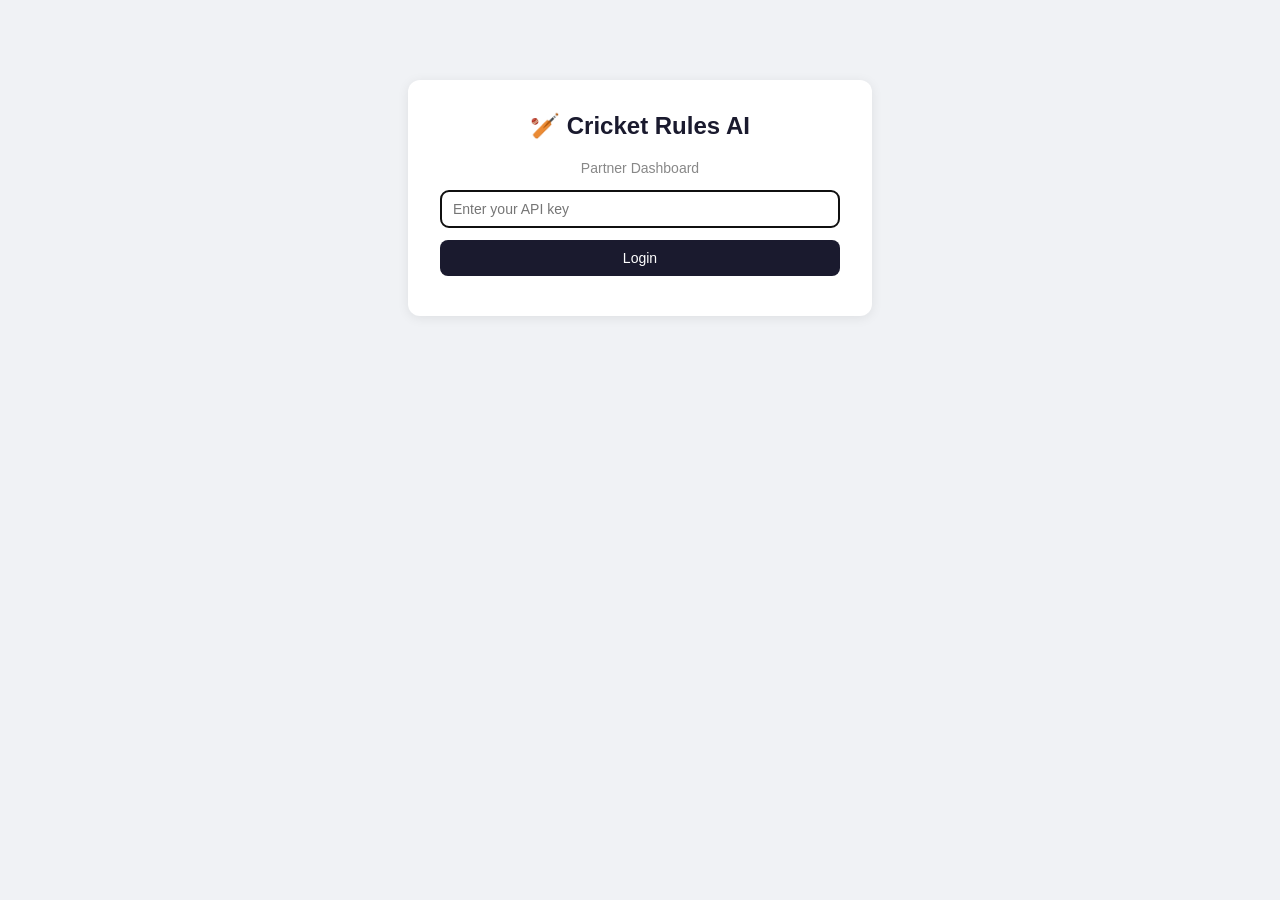
<file: frontend/admin/index.html>
<!DOCTYPE html>
<html lang="en">
<head>
  <meta charset="UTF-8" />
  <meta name="viewport" content="width=device-width, initial-scale=1.0" />
  <title>Cricket Rules AI — Partner Dashboard</title>
  <link rel="stylesheet" href="styles.css" />
</head>
<body>
  <div id="app">
    <div id="login-view">
      <div class="login-card">
        <h2>🏏 Cricket Rules AI</h2>
        <p style="color:#888;font-size:14px;">Partner Dashboard</p>
        <input type="password" id="api-key-input" placeholder="Enter your API key" autofocus />
        <button id="login-btn">Login</button>
        <div id="login-error" class="error"></div>
      </div>
    </div>

    <div id="dashboard-view" class="hidden">
      <div class="dashboard-header">
        <div>
          <h1>🏏 Cricket Rules AI</h1>
          <div class="subtitle" id="partner-name">Partner Dashboard</div>
        </div>
        <button id="logout-btn">Logout</button>
      </div>

      <div class="dashboard-container">
        <div class="stats-grid" id="stats-grid">
          <div class="stat-card"><div class="stat-value" id="stat-queries">—</div><div class="stat-label">Queries Today</div></div>
          <div class="stat-card"><div class="stat-value" id="stat-confidence">—</div><div class="stat-label">Avg Confidence</div></div>
          <div class="stat-card"><div class="stat-value" id="stat-latency">—</div><div class="stat-label">Avg Latency (ms)</div></div>
          <div class="stat-card"><div class="stat-value" id="stat-quota">—</div><div class="stat-label">Quota Remaining</div></div>
        </div>

        <div class="tabs">
          <button class="tab-btn active" data-tab="overview">Overview</button>
          <button class="tab-btn" data-tab="embeds">Embed</button>
          <button class="tab-btn" data-tab="queries">Top Queries</button>
          <button class="tab-btn" data-tab="settings">Settings</button>
        </div>

        <div class="tab-content active" id="tab-overview">
          <div class="card">
            <h3>Queries by Format</h3>
            <div class="format-chart" id="format-chart"></div>
          </div>
        </div>

        <div class="tab-content" id="tab-embeds">
          <div class="card">
            <h3>Widget Embed Code</h3>
            <p style="font-size:13px;color:#666;margin-bottom:12px;">
              Add this script tag to your website. Customize the <code>data-*</code> attributes.
            </p>
            <div class="embed-box" id="embed-code"></div>
            <button class="copy-btn" id="copy-embed-btn">Copy to Clipboard</button>
          </div>
        </div>

        <div class="tab-content" id="tab-queries">
          <div class="card">
            <h3>Most Asked Questions</h3>
            <table>
              <thead><tr><th>Question</th><th>Count</th></tr></thead>
              <tbody id="top-queries-body"></tbody>
            </table>
            <div class="empty-state" id="queries-empty">No queries recorded yet.</div>
          </div>
        </div>

        <div class="tab-content" id="tab-settings">
          <div class="card">
            <h3>Account</h3>
            <table>
              <tbody>
                <tr><td style="font-weight:600;width:140px;">Partner ID</td><td id="set-partner-id">—</td></tr>
                <tr><td style="font-weight:600;">Plan</td><td id="set-plan">—</td></tr>
                <tr><td style="font-weight:600;">Monthly Quota</td><td id="set-quota">—</td></tr>
              </tbody>
            </table>
            <p style="font-size:12px;color:#888;margin-top:12px;">
              Need changes? Contact <a href="mailto:support@cricketrules.ai" style="color:#1a1a2e;">support@cricketrules.ai</a>
            </p>
          </div>
        </div>
      </div>
    </div>
  </div>

  <script src="app.js"></script>
</body>
</html>
</file>
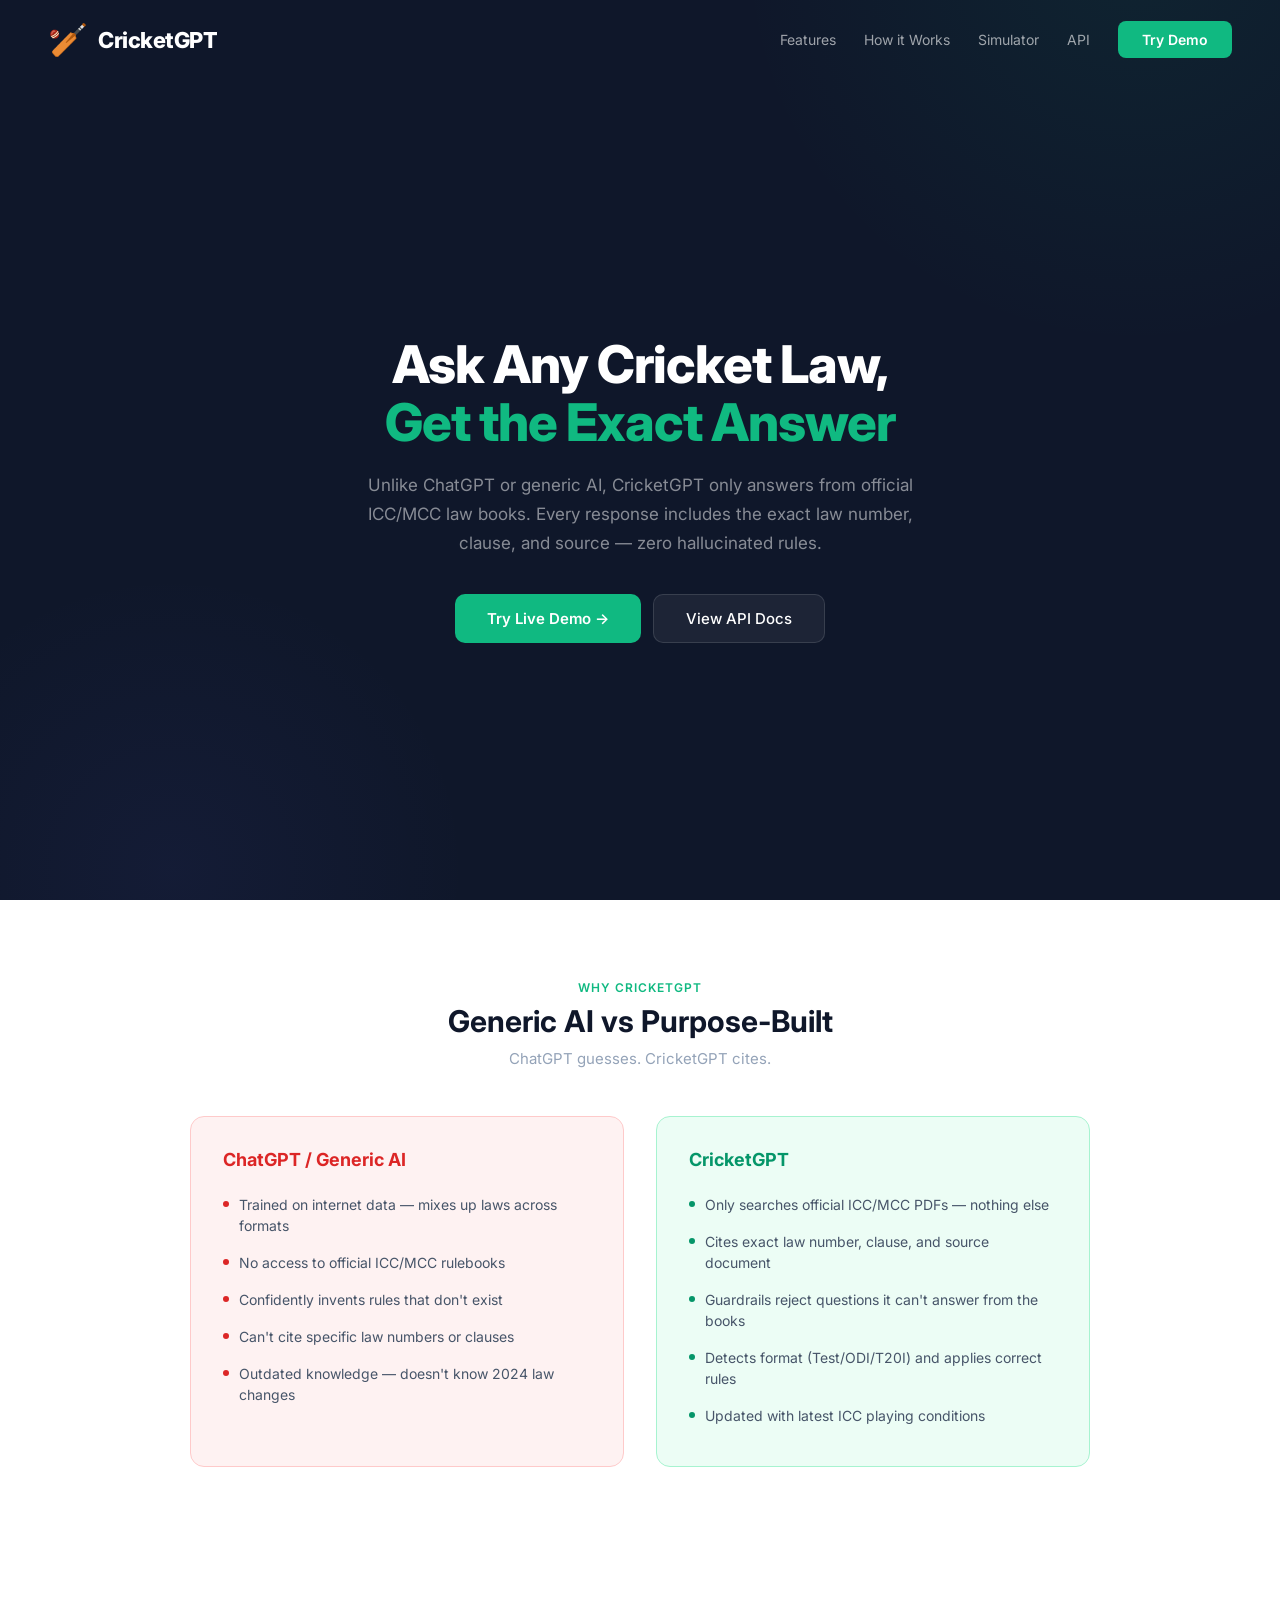
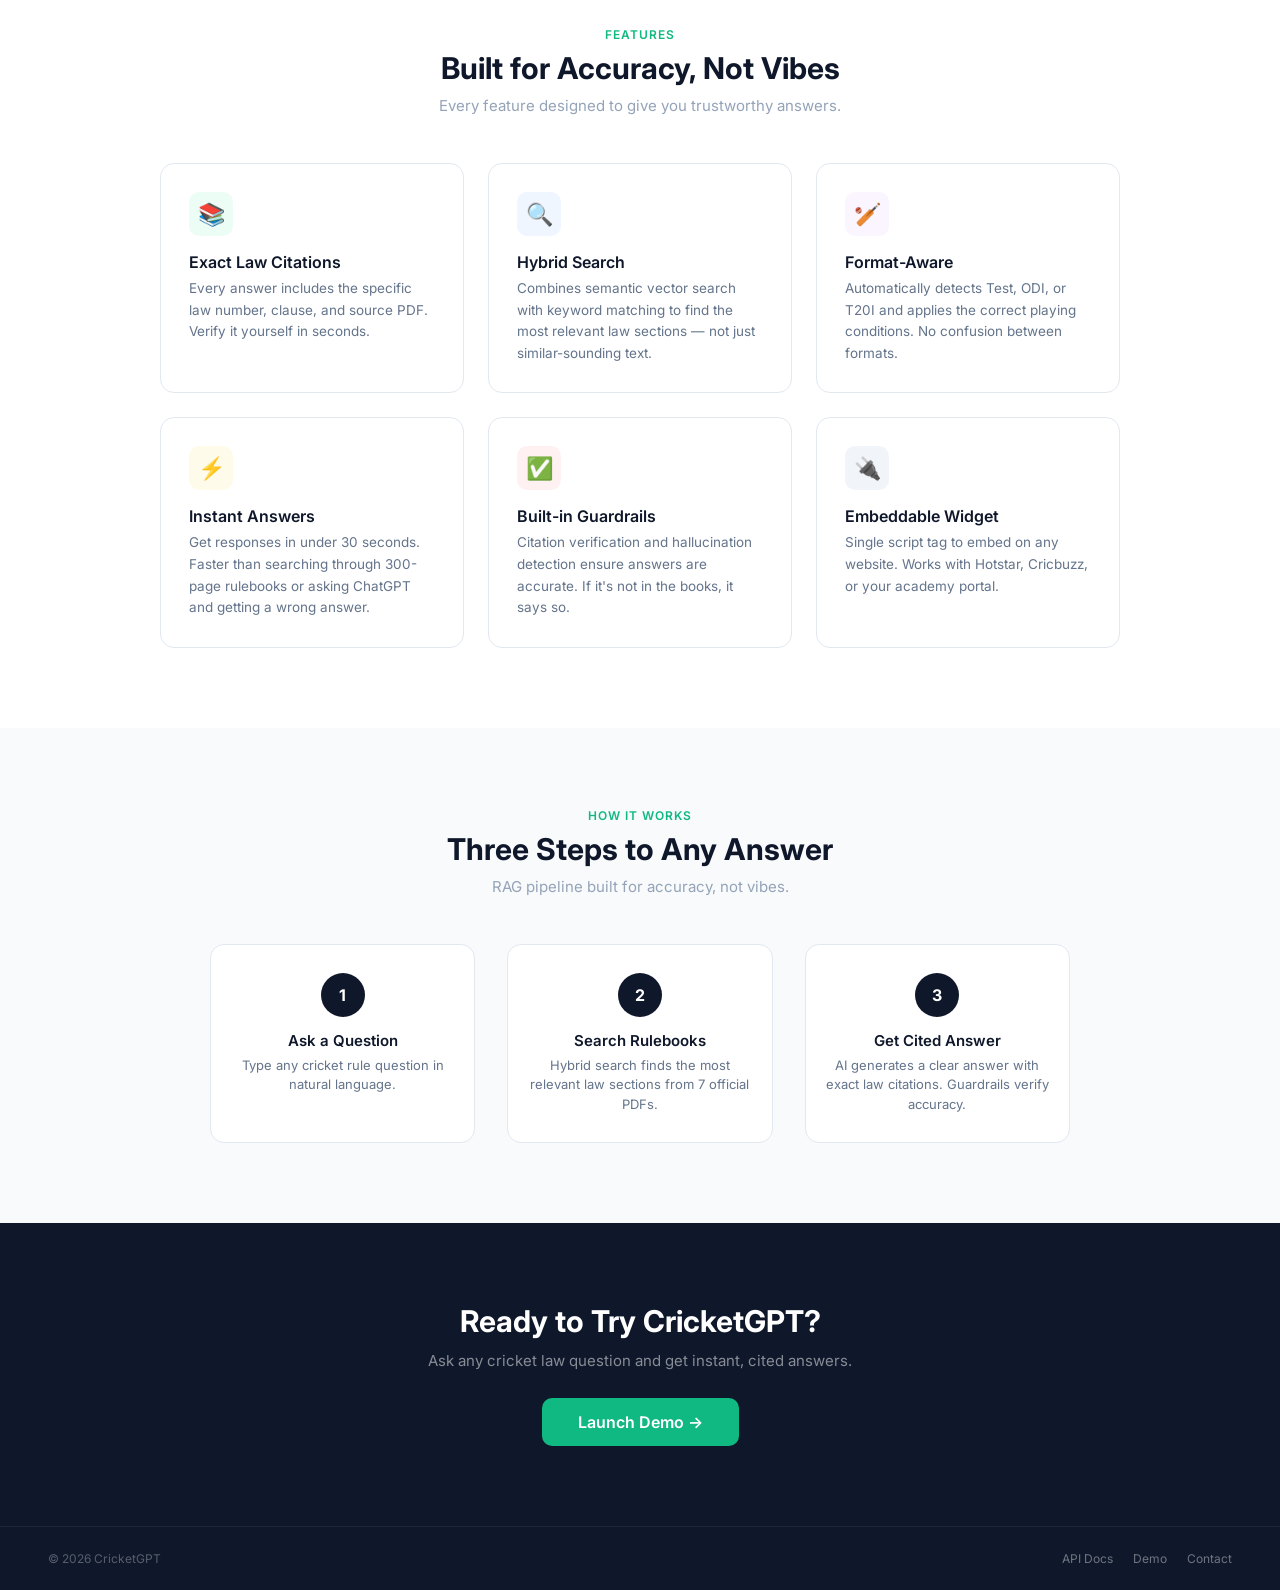
<file: frontend/widget/index.html>
<!DOCTYPE html>
<html lang="en">
<head>
  <meta charset="UTF-8" />
  <meta name="viewport" content="width=device-width, initial-scale=1.0" />
  <title>CricketGPT — AI Cricket Rules Assistant</title>
  <link rel="preconnect" href="https://fonts.googleapis.com">
  <link href="https://fonts.googleapis.com/css2?family=Inter:wght@400;500;600;700;800&display=swap" rel="stylesheet">
  <style>
    * { margin: 0; padding: 0; box-sizing: border-box; }
    body { font-family: 'Inter', -apple-system, BlinkMacSystemFont, sans-serif; color: #0f172a; }

    /* Hero */
    .hero { background: #0f172a; color: #fff; min-height: 100vh; display: flex; flex-direction: column; position: relative; overflow: hidden; }
    .hero::before { content: ''; position: absolute; top: -50%; right: -20%; width: 800px; height: 800px; background: radial-gradient(circle, rgba(16,185,129,0.08) 0%, transparent 70%); pointer-events: none; }
    .hero::after { content: ''; position: absolute; bottom: -30%; left: -10%; width: 600px; height: 600px; background: radial-gradient(circle, rgba(99,102,241,0.06) 0%, transparent 70%); pointer-events: none; }

    .hero-nav { display: flex; align-items: center; justify-content: space-between; padding: 20px 48px; position: relative; z-index: 1; }
    .hero-logo { display: flex; align-items: center; gap: 10px; }
    .hero-logo-icon { font-size: 32px; }
    .hero-logo-text { font-size: 22px; font-weight: 800; letter-spacing: -0.5px; }
    .hero-nav-links { display: flex; gap: 28px; align-items: center; }
    .hero-nav-links a { color: #fff; text-decoration: none; font-size: 14px; opacity: 0.6; transition: opacity 0.2s; }
    .hero-nav-links a:hover { opacity: 1; }
    .hero-cta { background: #10b981 !important; opacity: 1 !important; padding: 10px 24px; border-radius: 8px; font-weight: 600; }
    .hero-cta:hover { background: #059669 !important; box-shadow: 0 4px 12px rgba(16,185,129,0.4); }

    .hero-content { flex: 1; display: flex; flex-direction: column; align-items: center; justify-content: center; text-align: center; padding: 60px 24px; position: relative; z-index: 1; }
    .hero-badge { display: inline-flex; align-items: center; gap: 6px; background: rgba(16,185,129,0.1); color: #10b981; padding: 6px 16px; border-radius: 20px; font-size: 13px; font-weight: 500; margin-bottom: 28px; border: 1px solid rgba(16,185,129,0.2); }
    .hero-title { font-size: 52px; font-weight: 800; line-height: 1.1; margin-bottom: 20px; letter-spacing: -1px; max-width: 700px; }
    .hero-title .highlight { color: #10b981; }
    .hero-sub { font-size: 17px; opacity: 0.5; max-width: 560px; line-height: 1.7; margin-bottom: 36px; }
    .hero-buttons { display: flex; gap: 12px; }
    .hero-btn-primary { background: #10b981; color: #fff; border: none; padding: 14px 32px; border-radius: 10px; font-size: 15px; font-weight: 600; cursor: pointer; transition: all 0.2s; text-decoration: none; display: inline-flex; align-items: center; gap: 8px; }
    .hero-btn-primary:hover { background: #059669; transform: translateY(-2px); box-shadow: 0 6px 20px rgba(16,185,129,0.3); }
    .hero-btn-secondary { background: rgba(255,255,255,0.06); color: #fff; border: 1px solid rgba(255,255,255,0.12); padding: 14px 32px; border-radius: 10px; font-size: 15px; font-weight: 500; cursor: pointer; transition: all 0.2s; text-decoration: none; }
    .hero-btn-secondary:hover { background: rgba(255,255,255,0.1); border-color: rgba(255,255,255,0.2); }

    /* Comparison */
    .comparison { padding: 80px 48px; background: #fff; }
    .comparison-grid { display: grid; grid-template-columns: 1fr 1fr; gap: 32px; max-width: 900px; margin: 0 auto; }
    .comparison-card { padding: 32px; border-radius: 14px; border: 1px solid #e2e8f0; }
    .comparison-card.generic { background: #fef2f2; border-color: #fecaca; }
    .comparison-card.specialized { background: #ecfdf5; border-color: #a7f3d0; }
    .comparison-card h3 { font-size: 18px; font-weight: 700; margin-bottom: 16px; }
    .comparison-card.generic h3 { color: #dc2626; }
    .comparison-card.specialized h3 { color: #059669; }
    .comparison-card ul { list-style: none; padding: 0; }
    .comparison-card li { font-size: 14px; color: #475569; padding: 8px 0; display: flex; align-items: flex-start; gap: 10px; line-height: 1.5; }
    .comparison-card li::before { content: ''; width: 6px; height: 6px; border-radius: 50%; margin-top: 7px; flex-shrink: 0; }
    .comparison-card.generic li::before { background: #dc2626; }
    .comparison-card.specialized li::before { background: #059669; }

    /* Features */
    .features { padding: 80px 48px; background: #fff; }
    .section-tag { text-align: center; font-size: 12px; font-weight: 600; color: #10b981; text-transform: uppercase; letter-spacing: 1px; margin-bottom: 8px; }
    .features-title { text-align: center; font-size: 30px; font-weight: 700; margin-bottom: 10px; }
    .features-sub { text-align: center; font-size: 15px; color: #94a3b8; margin-bottom: 48px; }
    .features-grid { display: grid; grid-template-columns: repeat(3, 1fr); gap: 24px; max-width: 960px; margin: 0 auto; }
    .feature-card { padding: 28px; border-radius: 14px; border: 1px solid #e2e8f0; transition: all 0.25s; background: #fff; }
    .feature-card:hover { border-color: #10b981; box-shadow: 0 4px 20px rgba(16,185,129,0.08); transform: translateY(-2px); }
    .feature-icon { width: 44px; height: 44px; border-radius: 10px; display: flex; align-items: center; justify-content: center; font-size: 22px; margin-bottom: 16px; }
    .feature-icon.green { background: #ecfdf5; }
    .feature-icon.blue { background: #eff6ff; }
    .feature-icon.purple { background: #faf5ff; }
    .feature-icon.amber { background: #fffbeb; }
    .feature-icon.rose { background: #fff1f2; }
    .feature-icon.slate { background: #f1f5f9; }
    .feature-card h3 { font-size: 16px; font-weight: 600; margin-bottom: 6px; }
    .feature-card p { font-size: 13.5px; color: #64748b; line-height: 1.6; }

    /* How it works */
    .how { padding: 80px 48px; background: #f8fafc; }
    .how-steps { display: flex; gap: 32px; max-width: 860px; margin: 0 auto; }
    .how-step { flex: 1; text-align: center; padding: 28px 20px; background: #fff; border-radius: 14px; border: 1px solid #e2e8f0; }
    .step-num { width: 44px; height: 44px; background: #0f172a; color: #fff; border-radius: 50%; display: flex; align-items: center; justify-content: center; font-size: 16px; font-weight: 700; margin: 0 auto 14px; }
    .how-step h4 { font-size: 15px; font-weight: 600; margin-bottom: 6px; }
    .how-step p { font-size: 13px; color: #64748b; line-height: 1.5; }

    /* CTA Section */
    .cta-section { padding: 80px 48px; background: #0f172a; text-align: center; color: #fff; }
    .cta-section h2 { font-size: 30px; font-weight: 700; margin-bottom: 12px; }
    .cta-section p { font-size: 15px; opacity: 0.5; margin-bottom: 28px; }
    .cta-btn { background: #10b981; color: #fff; border: none; padding: 14px 36px; border-radius: 10px; font-size: 16px; font-weight: 600; cursor: pointer; transition: all 0.2s; text-decoration: none; display: inline-block; }
    .cta-btn:hover { background: #059669; transform: translateY(-2px); box-shadow: 0 6px 20px rgba(16,185,129,0.3); }

    /* Footer */
    .footer { background: #0f172a; color: #fff; padding: 24px 48px; display: flex; align-items: center; justify-content: space-between; border-top: 1px solid rgba(255,255,255,0.06); }
    .footer-copy { font-size: 12px; opacity: 0.3; }
    .footer-links { display: flex; gap: 20px; }
    .footer-links a { color: #fff; font-size: 12px; opacity: 0.4; text-decoration: none; transition: opacity 0.2s; }
    .footer-links a:hover { opacity: 1; }

    @media (max-width: 768px) {
      .hero-title { font-size: 32px; }
      .features-grid { grid-template-columns: 1fr; }
      .how-steps { flex-direction: column; }
      .hero-nav { padding: 16px 20px; }
      .hero-nav-links { gap: 14px; }
      .features, .how, .cta-section, .comparison { padding: 48px 20px; }
    }
  </style>
</head>
<body>

  <section class="hero">
    <nav class="hero-nav">
      <div class="hero-logo">
        <span class="hero-logo-icon">🏏</span>
        <span class="hero-logo-text">CricketGPT</span>
      </div>
      <div class="hero-nav-links">
        <a href="#features">Features</a>
        <a href="#how">How it Works</a>
        <a href="/simulator">Simulator</a>
        <a href="/docs">API</a>
        <a href="/demo/live" class="hero-cta">Try Demo</a>
      </div>
    </nav>

    <div class="hero-content">
      <h1 class="hero-title">Ask Any Cricket Law,<br><span class="highlight">Get the Exact Answer</span></h1>
      <p class="hero-sub">Unlike ChatGPT or generic AI, CricketGPT only answers from official ICC/MCC law books. Every response includes the exact law number, clause, and source — zero hallucinated rules.</p>
      <div class="hero-buttons">
        <a href="/demo/live" class="hero-btn-primary">Try Live Demo →</a>
        <a href="/docs" class="hero-btn-secondary">View API Docs</a>
      </div>
    </div>
  </section>

  <section class="comparison">
    <div class="section-tag">Why CricketGPT</div>
    <h2 class="features-title">Generic AI vs Purpose-Built</h2>
    <p class="features-sub">ChatGPT guesses. CricketGPT cites.</p>
    <div class="comparison-grid">
      <div class="comparison-card generic">
        <h3>ChatGPT / Generic AI</h3>
        <ul>
          <li>Trained on internet data — mixes up laws across formats</li>
          <li>No access to official ICC/MCC rulebooks</li>
          <li>Confidently invents rules that don't exist</li>
          <li>Can't cite specific law numbers or clauses</li>
          <li>Outdated knowledge — doesn't know 2024 law changes</li>
        </ul>
      </div>
      <div class="comparison-card specialized">
        <h3>CricketGPT</h3>
        <ul>
          <li>Only searches official ICC/MCC PDFs — nothing else</li>
          <li>Cites exact law number, clause, and source document</li>
          <li>Guardrails reject questions it can't answer from the books</li>
          <li>Detects format (Test/ODI/T20I) and applies correct rules</li>
          <li>Updated with latest ICC playing conditions</li>
        </ul>
      </div>
    </div>
  </section>

  <section class="features" id="features">
    <div class="section-tag">Features</div>
    <h2 class="features-title">Built for Accuracy, Not Vibes</h2>
    <p class="features-sub">Every feature designed to give you trustworthy answers.</p>
    <div class="features-grid">
      <div class="feature-card">
        <div class="feature-icon green">📚</div>
        <h3>Exact Law Citations</h3>
        <p>Every answer includes the specific law number, clause, and source PDF. Verify it yourself in seconds.</p>
      </div>
      <div class="feature-card">
        <div class="feature-icon blue">🔍</div>
        <h3>Hybrid Search</h3>
        <p>Combines semantic vector search with keyword matching to find the most relevant law sections — not just similar-sounding text.</p>
      </div>
      <div class="feature-card">
        <div class="feature-icon purple">🏏</div>
        <h3>Format-Aware</h3>
        <p>Automatically detects Test, ODI, or T20I and applies the correct playing conditions. No confusion between formats.</p>
      </div>
      <div class="feature-card">
        <div class="feature-icon amber">⚡</div>
        <h3>Instant Answers</h3>
        <p>Get responses in under 30 seconds. Faster than searching through 300-page rulebooks or asking ChatGPT and getting a wrong answer.</p>
      </div>
      <div class="feature-card">
        <div class="feature-icon rose">✅</div>
        <h3>Built-in Guardrails</h3>
        <p>Citation verification and hallucination detection ensure answers are accurate. If it's not in the books, it says so.</p>
      </div>
      <div class="feature-card">
        <div class="feature-icon slate">🔌</div>
        <h3>Embeddable Widget</h3>
        <p>Single script tag to embed on any website. Works with Hotstar, Cricbuzz, or your academy portal.</p>
      </div>
    </div>
  </section>

  <section class="how" id="how">
    <div class="section-tag">How It Works</div>
    <h2 class="features-title">Three Steps to Any Answer</h2>
    <p class="features-sub">RAG pipeline built for accuracy, not vibes.</p>
    <div class="how-steps">
      <div class="how-step">
        <div class="step-num">1</div>
        <h4>Ask a Question</h4>
        <p>Type any cricket rule question in natural language.</p>
      </div>
      <div class="how-step">
        <div class="step-num">2</div>
        <h4>Search Rulebooks</h4>
        <p>Hybrid search finds the most relevant law sections from 7 official PDFs.</p>
      </div>
      <div class="how-step">
        <div class="step-num">3</div>
        <h4>Get Cited Answer</h4>
        <p>AI generates a clear answer with exact law citations. Guardrails verify accuracy.</p>
      </div>
    </div>
  </section>

  <section class="cta-section">
    <h2>Ready to Try CricketGPT?</h2>
    <p>Ask any cricket law question and get instant, cited answers.</p>
    <a href="/demo/live" class="cta-btn">Launch Demo →</a>
  </section>

  <footer class="footer">
    <span class="footer-copy">&copy; 2026 CricketGPT</span>
    <div class="footer-links">
      <a href="/docs">API Docs</a>
      <a href="/demo/live">Demo</a>
      <a href="#">Contact</a>
    </div>
  </footer>

</body>
</html>
</file>
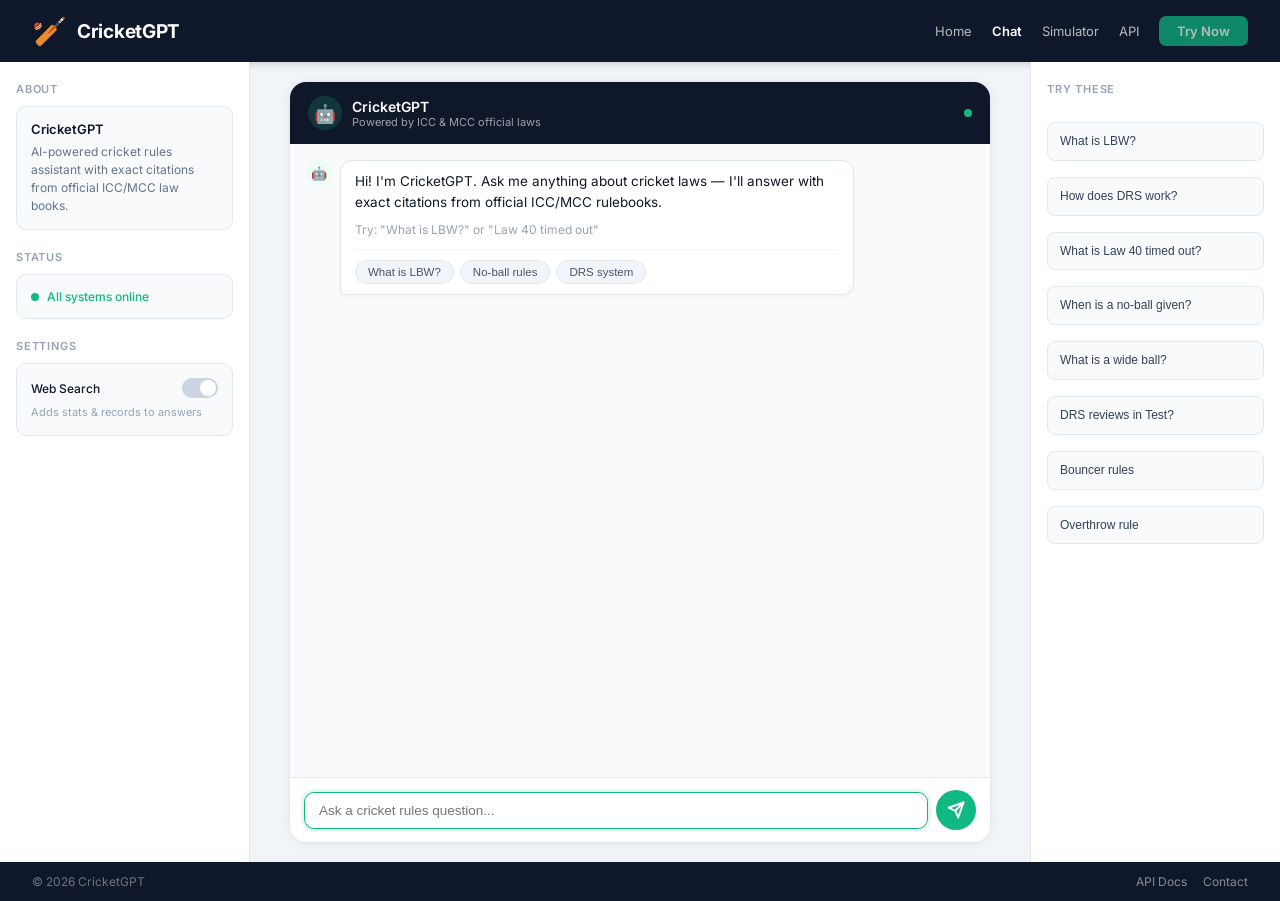
<file: frontend/widget/demo.html>
<!DOCTYPE html>
<html lang="en">
<head>
  <meta charset="UTF-8" />
  <meta name="viewport" content="width=device-width, initial-scale=1.0" />
  <title>CricketGPT — Live Demo</title>
  <link rel="preconnect" href="https://fonts.googleapis.com">
  <link href="https://fonts.googleapis.com/css2?family=Inter:wght@400;500;600;700&display=swap" rel="stylesheet">
  <style>
    * { margin: 0; padding: 0; box-sizing: border-box; }
    body { font-family: 'Inter', -apple-system, BlinkMacSystemFont, sans-serif; background: #f1f5f9; color: #0f172a; min-height: 100vh; display: flex; flex-direction: column; }

    /* Top Banner */
    .top-banner { background: #0f172a; color: #fff; padding: 14px 32px; display: flex; align-items: center; justify-content: space-between; box-shadow: 0 1px 8px rgba(0,0,0,0.2); }
    .top-banner .logo { display: flex; align-items: center; gap: 10px; }
    .top-banner .logo-icon { font-size: 28px; }
    .top-banner .logo-text { font-size: 19px; font-weight: 700; letter-spacing: -0.3px; }
    .top-banner .nav { display: flex; gap: 20px; align-items: center; }
    .top-banner .nav a { font-size: 13px; opacity: 0.7; cursor: pointer; transition: opacity 0.2s; text-decoration: none; color: #fff; }
    .top-banner .nav a:hover, .top-banner .nav a.active { opacity: 1; }
    .top-banner .nav a.active { font-weight: 600; }
    .top-banner .try-btn { background: #10b981; color: #fff; border: none; padding: 7px 18px; border-radius: 7px; font-size: 13px; font-weight: 600; cursor: pointer; transition: all 0.2s; text-decoration: none; }
    .top-banner .try-btn:hover { background: #059669; box-shadow: 0 2px 8px rgba(16,185,129,0.4); }

    /* Main Layout */
    .main-layout { display: flex; flex: 1; overflow: hidden; }

    /* Left Sidebar */
    .left-sidebar { width: 250px; background: #fff; border-right: 1px solid #e2e8f0; padding: 20px 16px; display: flex; flex-direction: column; gap: 16px; overflow-y: auto; }
    .sidebar-section { margin-bottom: 4px; }
    .sidebar-title { font-size: 11px; font-weight: 600; color: #94a3b8; text-transform: uppercase; letter-spacing: 0.8px; margin-bottom: 10px; }
    .sidebar-card { background: #f8fafc; border-radius: 10px; padding: 14px; border: 1px solid #e2e8f0; }
    .sidebar-card h4 { font-size: 13px; font-weight: 600; margin-bottom: 6px; color: #0f172a; }
    .sidebar-card p { font-size: 12px; color: #64748b; line-height: 1.5; }
    .stat-row { display: flex; align-items: center; gap: 10px; padding: 8px 0; }
    .stat-icon { width: 32px; height: 32px; border-radius: 8px; display: flex; align-items: center; justify-content: center; font-size: 15px; flex-shrink: 0; }
    .stat-icon.green { background: #ecfdf5; }
    .stat-icon.blue { background: #eff6ff; }
    .stat-icon.purple { background: #faf5ff; }
    .stat-text { font-size: 12px; color: #64748b; }
    .stat-text strong { color: #0f172a; font-size: 14px; display: block; }

    /* Center Chat Area */
    .center-area { flex: 1; display: flex; flex-direction: column; align-items: center; justify-content: center; padding: 20px; }
    .chat-container { width: 100%; max-width: 700px; height: calc(100vh - 140px); background: #fff; border-radius: 16px; box-shadow: 0 1px 12px rgba(0,0,0,0.06), 0 0 0 1px rgba(0,0,0,0.03); display: flex; flex-direction: column; overflow: hidden; }
    .chat-header { background: #0f172a; color: #fff; padding: 14px 18px; display: flex; align-items: center; gap: 10px; }
    .chat-header-avatar { width: 34px; height: 34px; background: rgba(16,185,129,0.2); border-radius: 50%; display: flex; align-items: center; justify-content: center; font-size: 18px; }
    .chat-header-info h3 { font-size: 14px; font-weight: 600; }
    .chat-header-info p { font-size: 11px; opacity: 0.6; }
    .chat-header .online-dot { width: 8px; height: 8px; background: #10b981; border-radius: 50%; margin-left: auto; animation: pulse 2s infinite; }
    @keyframes pulse { 0%, 100% { opacity: 1; } 50% { opacity: 0.5; } }

    .chat-messages { flex: 1; overflow-y: auto; padding: 16px; display: flex; flex-direction: column; gap: 10px; background: #f8fafc; }
    .chat-messages::-webkit-scrollbar { width: 4px; }
    .chat-messages::-webkit-scrollbar-thumb { background: #cbd5e1; border-radius: 4px; }
    .msg { display: flex; gap: 8px; max-width: 82%; animation: fadeIn 0.2s ease; }
    @keyframes fadeIn { from { opacity: 0; transform: translateY(4px); } to { opacity: 1; transform: translateY(0); } }
    .msg-user { align-self: flex-end; flex-direction: row-reverse; }
    .msg-bot { align-self: flex-start; }
    .msg-avatar { width: 26px; height: 26px; border-radius: 50%; display: flex; align-items: center; justify-content: center; font-size: 13px; flex-shrink: 0; }
    .msg-bot .msg-avatar { background: #ecfdf5; }
    .msg-user .msg-avatar { background: #0f172a; }
    .msg-bubble { padding: 10px 14px; border-radius: 12px; font-size: 13.5px; line-height: 1.55; word-wrap: break-word; position: relative; }
    .msg-user .msg-bubble { background: #0f172a; color: #fff; border-bottom-right-radius: 4px; }
    .msg-bot .msg-bubble { background: #fff; border-bottom-left-radius: 4px; box-shadow: 0 1px 3px rgba(0,0,0,0.04); border: 1px solid #e2e8f0; }
    .msg-bubble p { margin: 0; }
    .msg-bubble p + p { margin-top: 6px; }

    /* Copy button */
    .copy-btn { position: absolute; top: 6px; right: 6px; background: #f1f5f9; border: 1px solid #e2e8f0; border-radius: 5px; padding: 3px 7px; font-size: 11px; cursor: pointer; color: #94a3b8; opacity: 0; transition: all 0.15s; display: flex; align-items: center; gap: 3px; }
    .msg-bubble:hover .copy-btn { opacity: 1; }
    .copy-btn:hover { background: #e2e8f0; color: #0f172a; }
    .copy-btn.copied { color: #10b981; border-color: #10b981; }

    /* Suggested follow-ups */
    .follow-ups { display: flex; flex-wrap: wrap; gap: 6px; margin-top: 10px; padding-top: 10px; border-top: 1px solid #f1f5f9; }
    .follow-up-btn { background: #f1f5f9; border: 1px solid #e2e8f0; border-radius: 16px; padding: 5px 12px; font-size: 11.5px; cursor: pointer; color: #475569; transition: all 0.15s; }
    .follow-up-btn:hover { background: #ecfdf5; border-color: #10b981; color: #059669; }

    /* Toggle switch */
    #web-search-toggle:checked + #toggle-slider { background: #10b981; }
    #web-search-toggle:checked + #toggle-slider::before { transform: translateX(16px); }
    #toggle-slider::before { content: ''; position: absolute; height: 16px; width: 16px; left: 2px; bottom: 2px; background: #fff; border-radius: 50%; transition: 0.3s; }
    #toggle-slider { border-radius: 20px; }

    /* Feedback */
    .feedback-row { display: flex; gap: 5px; margin-top: 8px; }
    .feedback-btn { background: none; border: 1px solid #e2e8f0; border-radius: 6px; padding: 3px 9px; font-size: 12px; cursor: pointer; transition: all 0.15s; display: flex; align-items: center; gap: 4px; color: #94a3b8; }
    .feedback-btn:hover { border-color: #0f172a; color: #0f172a; }
    .feedback-btn.active-up { border-color: #10b981; color: #10b981; background: #ecfdf5; }
    .feedback-btn.active-down { border-color: #ef4444; color: #ef4444; background: #fef2f2; }
    .feedback-btn:disabled { opacity: 0.4; cursor: default; }

    /* Typing */
    .typing-dots { display: flex; gap: 4px; align-items: center; padding: 12px 16px; }
    .typing-dot { width: 7px; height: 7px; background: #cbd5e1; border-radius: 50%; animation: bounce 1.4s ease-in-out both; }
    .typing-dot:nth-child(1) { animation-delay: -0.32s; }
    .typing-dot:nth-child(2) { animation-delay: -0.16s; }
    @keyframes bounce { 0%, 80%, 100% { transform: scale(0.6); opacity: 0.4; } 40% { transform: scale(1); opacity: 1; } }

    /* Chat Input */
    .chat-input-area { padding: 12px 14px; background: #fff; border-top: 1px solid #e2e8f0; }
    .input-row { display: flex; gap: 8px; align-items: center; }
    .input-row input { flex: 1; padding: 10px 14px; border: 1px solid #e2e8f0; border-radius: 10px; font-size: 13.5px; outline: none; transition: border-color 0.2s, box-shadow 0.2s; background: #f8fafc; }
    .input-row input:focus { border-color: #10b981; box-shadow: 0 0 0 3px rgba(16,185,129,0.1); background: #fff; }
    .send-btn { width: 40px; height: 40px; border-radius: 50%; background: #10b981; color: #fff; border: none; cursor: pointer; display: flex; align-items: center; justify-content: center; transition: all 0.15s; flex-shrink: 0; }
    .send-btn:hover { background: #059669; transform: scale(1.05); box-shadow: 0 2px 8px rgba(16,185,129,0.4); }
    .send-btn:disabled { background: #cbd5e1; cursor: default; transform: none; box-shadow: none; }

    /* Right Sidebar */
    .right-sidebar { width: 250px; background: #fff; border-left: 1px solid #e2e8f0; padding: 20px 16px; display: flex; flex-direction: column; gap: 16px; overflow-y: auto; }
    .suggested-q { padding: 10px 12px; background: #f8fafc; border: 1px solid #e2e8f0; border-radius: 8px; font-size: 12px; color: #334155; cursor: pointer; transition: all 0.15s; text-align: left; line-height: 1.4; display: block; width: 100%; }
    .suggested-q:hover { background: #ecfdf5; border-color: #10b981; color: #059669; }

    /* Bottom Banner */
    .bottom-banner { background: #0f172a; color: #fff; padding: 12px 32px; display: flex; align-items: center; justify-content: space-between; }
    .bottom-banner .copy { font-size: 12px; opacity: 0.4; }
    .bottom-banner .links { display: flex; gap: 16px; }
    .bottom-banner .links a { color: #fff; font-size: 12px; opacity: 0.5; text-decoration: none; transition: opacity 0.2s; }
    .bottom-banner .links a:hover { opacity: 1; }

    /* Responsive */
    @media (max-width: 1200px) { .left-sidebar, .right-sidebar { display: none; } }
    @media (max-width: 768px) { .chat-container { height: calc(100vh - 120px); border-radius: 0; } }
  </style>
</head>
<body>

  <header class="top-banner">
    <div class="logo">
      <span class="logo-icon">🏏</span>
      <span class="logo-text">CricketGPT</span>
    </div>
    <nav class="nav">
      <a href="/">Home</a>
      <a href="/demo/live" class="active">Chat</a>
      <a href="/simulator">Simulator</a>
      <a href="/docs">API</a>
      <a href="/demo/live" class="try-btn">Try Now</a>
    </nav>
  </header>

  <div class="main-layout">
    <aside class="left-sidebar">
      <div class="sidebar-section">
        <div class="sidebar-title">About</div>
        <div class="sidebar-card">
          <h4>CricketGPT</h4>
          <p>AI-powered cricket rules assistant with exact citations from official ICC/MCC law books.</p>
        </div>
      </div>
      <div class="sidebar-section">
        <div class="sidebar-title">Status</div>
        <div class="sidebar-card" style="display:flex;align-items:center;gap:8px;">
          <span style="width:8px;height:8px;background:#10b981;border-radius:50%;"></span>
          <span style="font-size:12px;color:#10b981;font-weight:500;">All systems online</span>
        </div>
      </div>
      <div class="sidebar-section">
        <div class="sidebar-title">Settings</div>
        <div class="sidebar-card">
          <div style="display:flex;align-items:center;justify-content:space-between;">
            <span style="font-size:12px;color:#0f172a;font-weight:500;">Web Search</span>
            <label style="position:relative;display:inline-block;width:36px;height:20px;">
              <input type="checkbox" id="web-search-toggle" checked style="opacity:0;width:0;height:0;">
              <span style="position:absolute;cursor:pointer;top:0;left:0;right:0;bottom:0;background:#cbd5e1;border-radius:20px;transition:0.3s;" id="toggle-slider"></span>
            </label>
          </div>
          <p style="font-size:11px;color:#94a3b8;margin-top:6px;">Adds stats & records to answers</p>
        </div>
      </div>
    </aside>

    <main class="center-area">
      <div class="chat-container">
        <div class="chat-header">
          <div class="chat-header-avatar">🤖</div>
          <div class="chat-header-info">
            <h3>CricketGPT</h3>
            <p>Powered by ICC &amp; MCC official laws</p>
          </div>
          <div class="online-dot"></div>
        </div>
        <div class="chat-messages" id="cr-messages">
          <div class="msg msg-bot">
            <div class="msg-avatar">🤖</div>
            <div class="msg-bubble">
              <p>Hi! I'm CricketGPT. Ask me anything about cricket laws — I'll answer with exact citations from official ICC/MCC rulebooks.</p>
              <p style="margin-top:8px;font-size:12px;color:#94a3b8;">Try: "What is LBW?" or "Law 40 timed out"</p>
              <div class="follow-ups">
                <button class="follow-up-btn" onclick="askQuestion('What is LBW?')">What is LBW?</button>
                <button class="follow-up-btn" onclick="askQuestion('What is a no-ball?')">No-ball rules</button>
                <button class="follow-up-btn" onclick="askQuestion('How does DRS work?')">DRS system</button>
              </div>
            </div>
          </div>
        </div>
        <div class="chat-input-area">
          <div class="input-row">
            <input type="text" id="cr-input" placeholder="Ask a cricket rules question..." autocomplete="off" />
            <button id="cr-send" class="send-btn">
              <svg width="18" height="18" viewBox="0 0 24 24" fill="none" stroke="currentColor" stroke-width="2.5" stroke-linecap="round" stroke-linejoin="round">
                <line x1="22" y1="2" x2="11" y2="13"/><polygon points="22 2 15 22 11 13 2 9 22 2"/>
              </svg>
            </button>
          </div>
        </div>
      </div>
    </main>

    <aside class="right-sidebar">
      <div class="sidebar-title">Try These</div>
      <button class="suggested-q" onclick="askQuestion('What is LBW?')">What is LBW?</button>
      <button class="suggested-q" onclick="askQuestion('How does DRS work?')">How does DRS work?</button>
      <button class="suggested-q" onclick="askQuestion('What is Law 40 timed out?')">What is Law 40 timed out?</button>
      <button class="suggested-q" onclick="askQuestion('When is a no-ball given?')">When is a no-ball given?</button>
      <button class="suggested-q" onclick="askQuestion('What is a wide ball?')">What is a wide ball?</button>
      <button class="suggested-q" onclick="askQuestion('How many DRS reviews in Test?')">DRS reviews in Test?</button>
      <button class="suggested-q" onclick="askQuestion('What is a bouncer rule?')">Bouncer rules</button>
      <button class="suggested-q" onclick="askQuestion('What is overthrow rule?')">Overthrow rule</button>
    </aside>
  </div>

  <footer class="bottom-banner">
    <span class="copy">&copy; 2026 CricketGPT</span>
    <div class="links">
      <a href="/docs">API Docs</a>
      <a href="#">Contact</a>
    </div>
  </footer>

  <script>
    const API_BASE = window.location.origin + '/api/v1';
    const messages = document.getElementById('cr-messages');
    const input = document.getElementById('cr-input');
    const sendBtn = document.getElementById('cr-send');
    let currentSessionId = 'session-' + Date.now();
    let isStreaming = false;
    let webSearchEnabled = true;

    const SUGGESTIONS = [
      'What is the LBW rule?',
      'How does DRS work?',
      'When is a no-ball given?',
      'What is a wide ball?',
      'How many DRS reviews in Test?',
      'What is Law 40 timed out?',
      'What is a bouncer rule?',
      'What is the overthrow rule?',
    ];

    // Toggle web search
    document.getElementById('web-search-toggle').addEventListener('change', (e) => {
      webSearchEnabled = e.target.checked;
    });

    function askQuestion(text) {
      input.value = text;
      sendMessage();
    }

    function appendMessage(text, role) {
      const div = document.createElement('div');
      div.className = 'msg msg-' + role;
      const avatar = document.createElement('div');
      avatar.className = 'msg-avatar';
      avatar.textContent = role === 'user' ? '👤' : '🤖';
      div.appendChild(avatar);
      const bubble = document.createElement('div');
      bubble.className = 'msg-bubble';
      const p = document.createElement('p');
      p.textContent = text;
      bubble.appendChild(p);
      div.appendChild(bubble);
      messages.appendChild(div);
      messages.scrollTop = messages.scrollHeight;
      return div;
    }

    function createStreamingBubble(id) {
      const div = document.createElement('div');
      div.className = 'msg msg-bot';
      div.id = id;
      const avatar = document.createElement('div');
      avatar.className = 'msg-avatar';
      avatar.textContent = '🤖';
      div.appendChild(avatar);
      const bubble = document.createElement('div');
      bubble.className = 'msg-bubble';
      const p = document.createElement('p');
      p.id = id + '-text';
      bubble.appendChild(p);
      div.appendChild(bubble);
      messages.appendChild(div);
      messages.scrollTop = messages.scrollHeight;
      return { div, bubble, p };
    }

    function addCopyButton(bubble) {
      const btn = document.createElement('button');
      btn.className = 'copy-btn';
      btn.innerHTML = '📋 Copy';
      btn.onclick = () => {
        const text = bubble.querySelector('p')?.textContent || '';
        navigator.clipboard.writeText(text).then(() => {
          btn.innerHTML = '✓ Copied';
          btn.classList.add('copied');
          setTimeout(() => { btn.innerHTML = '📋 Copy'; btn.classList.remove('copied'); }, 2000);
        });
      };
      bubble.appendChild(btn);
    }

    function addFollowUps(bubble) {
      const container = document.createElement('div');
      container.className = 'follow-ups';
      const shuffled = SUGGESTIONS.sort(() => 0.5 - Math.random()).slice(0, 3);
      shuffled.forEach(q => {
        const btn = document.createElement('button');
        btn.className = 'follow-up-btn';
        btn.textContent = q;
        btn.onclick = () => askQuestion(q);
        container.appendChild(btn);
      });
      bubble.appendChild(container);
    }

    function addFeedbackButtons(bubble, query, answer, sessionId) {
      const row = document.createElement('div');
      row.className = 'feedback-row';
      const upBtn = document.createElement('button');
      upBtn.className = 'feedback-btn';
      upBtn.innerHTML = '&#128077;';
      upBtn.title = 'Helpful';
      upBtn.onclick = () => sendFeedback('up', query, answer, sessionId, upBtn, downBtn);
      const downBtn = document.createElement('button');
      downBtn.className = 'feedback-btn';
      downBtn.innerHTML = '&#128078;';
      downBtn.title = 'Wrong';
      downBtn.onclick = () => sendFeedback('down', query, answer, sessionId, upBtn, downBtn);
      row.appendChild(upBtn);
      row.appendChild(downBtn);
      bubble.appendChild(row);
    }

    function sendFeedback(vote, query, answer, sessionId, upBtn, downBtn) {
      upBtn.disabled = true;
      downBtn.disabled = true;
      fetch(API_BASE + '/feedback', {
        method: 'POST',
        headers: { 'Content-Type': 'application/json', 'X-API-Key': 'test-key' },
        body: JSON.stringify({ session_id: sessionId, query, response: answer, vote })
      }).catch(() => {});
      if (vote === 'up') upBtn.classList.add('active-up');
      else downBtn.classList.add('active-down');
    }

    function showTyping() {
      const div = document.createElement('div');
      div.className = 'msg msg-bot';
      div.id = 'typing-indicator';
      const avatar = document.createElement('div');
      avatar.className = 'msg-avatar';
      avatar.textContent = '🤖';
      div.appendChild(avatar);
      const bubble = document.createElement('div');
      bubble.className = 'msg-bubble';
      bubble.innerHTML = '<div class="typing-dots"><span class="typing-dot"></span><span class="typing-dot"></span><span class="typing-dot"></span></div>';
      div.appendChild(bubble);
      messages.appendChild(div);
      messages.scrollTop = messages.scrollHeight;
    }

    function hideTyping() {
      const el = document.getElementById('typing-indicator');
      if (el) el.remove();
    }

    function sendMessage() {
      const text = input.value.trim();
      if (!text || isStreaming) return;
      isStreaming = true;
      sendBtn.disabled = true;
      input.value = '';
      appendMessage(text, 'user');
      showTyping();

      const msgId = 'bot-msg-' + Date.now();
      let fullAnswer = '';

      fetch(API_BASE + '/chat/stream', {
        method: 'POST',
        headers: { 'Content-Type': 'application/json', 'X-API-Key': 'test-key' },
        body: JSON.stringify({ query: text, web_search: webSearchEnabled })
      }).then(response => {
        if (!response.ok) throw new Error('Stream failed');
        const reader = response.body.getReader();
        const decoder = new TextDecoder();
        let buffer = '';
        let bubbleCreated = false;
        let bubbleEl, textEl;

        function processStream() {
          reader.read().then(({ done, value }) => {
            if (done) {
              hideTyping();
              isStreaming = false;
              sendBtn.disabled = false;
              input.focus();
              if (bubbleCreated && fullAnswer) {
                const b = bubbleEl;
                addCopyButton(b);
                addFollowUps(b);
                addFeedbackButtons(b, text, fullAnswer, currentSessionId);
                currentSessionId = 'session-' + Date.now();
              }
              return;
            }

            buffer += decoder.decode(value, { stream: true });
            const lines = buffer.split('\n');
            buffer = lines.pop();
            let eventType = null;

            for (const line of lines) {
              if (line.startsWith('event: ')) {
                eventType = line.slice(7).trim();
              } else if (line.startsWith('data: ') && eventType) {
                try {
                  const data = JSON.parse(line.slice(6));
                  if (eventType === 'token' && data.text) {
                    if (!bubbleCreated) {
                      hideTyping();
                      const created = createStreamingBubble(msgId);
                      bubbleEl = created.bubble;
                      textEl = created.p;
                      bubbleCreated = true;
                    }
                    fullAnswer += data.text;
                    textEl.textContent = fullAnswer;
                    messages.scrollTop = messages.scrollHeight;
                  }
                  if (eventType === 'done' && data.response) {
                    fullAnswer = data.response.answer;
                    if (textEl) textEl.textContent = fullAnswer;
                  }
                } catch (e) {}
              }
              eventType = null;
            }
            processStream();
          });
        }
        processStream();
      }).catch(() => {
        hideTyping();
        appendMessage('Sorry, I encountered an error. Please try again.', 'bot');
        isStreaming = false;
        sendBtn.disabled = false;
        input.focus();
      });
    }

    sendBtn.addEventListener('click', sendMessage);
    input.addEventListener('keydown', e => { if (e.key === 'Enter') sendMessage(); });
    input.focus();
  </script>
</body>
</html>
</file>
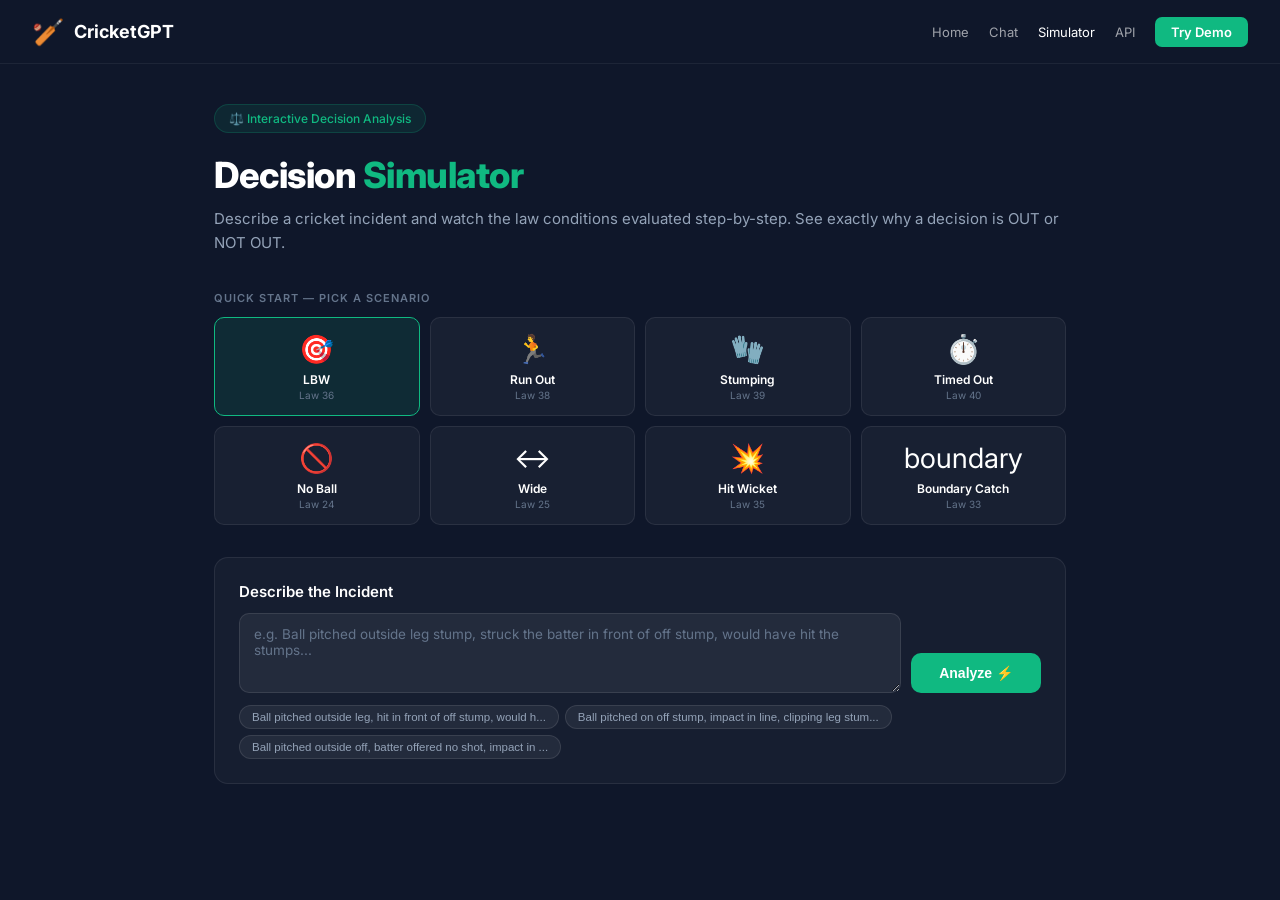
<file: frontend/widget/simulator.html>
<!DOCTYPE html>
<html lang="en">
<head>
  <meta charset="UTF-8" />
  <meta name="viewport" content="width=device-width, initial-scale=1.0" />
  <title>CricketGPT — Decision Simulator</title>
  <link rel="preconnect" href="https://fonts.googleapis.com">
  <link href="https://fonts.googleapis.com/css2?family=Inter:wght@400;500;600;700;800&display=swap" rel="stylesheet">
  <style>
    * { margin: 0; padding: 0; box-sizing: border-box; }
    body { font-family: 'Inter', -apple-system, BlinkMacSystemFont, sans-serif; background: #0f172a; color: #fff; min-height: 100vh; }

    /* Nav */
    .nav { display: flex; align-items: center; justify-content: space-between; padding: 16px 32px; border-bottom: 1px solid rgba(255,255,255,0.06); }
    .nav .logo { display: flex; align-items: center; gap: 10px; }
    .nav .logo-icon { font-size: 26px; }
    .nav .logo-text { font-size: 18px; font-weight: 700; }
    .nav-links { display: flex; gap: 20px; align-items: center; }
    .nav-links a { color: #fff; font-size: 13px; opacity: 0.6; text-decoration: none; transition: opacity 0.2s; }
    .nav-links a:hover, .nav-links a.active { opacity: 1; }
    .nav-links .try-btn { background: #10b981; opacity: 1 !important; padding: 7px 16px; border-radius: 7px; font-weight: 600; }

    /* Main */
    .main { max-width: 900px; margin: 0 auto; padding: 40px 24px; }

    .hero-badge { display: inline-flex; align-items: center; gap: 6px; background: rgba(16,185,129,0.1); color: #10b981; padding: 6px 14px; border-radius: 20px; font-size: 12px; font-weight: 500; margin-bottom: 20px; border: 1px solid rgba(16,185,129,0.2); }
    h1 { font-size: 36px; font-weight: 800; margin-bottom: 10px; letter-spacing: -0.5px; }
    h1 span { color: #10b981; }
    .subtitle { font-size: 15px; color: #94a3b8; margin-bottom: 36px; line-height: 1.6; }

    /* Scenario Cards */
    .scenarios-label { font-size: 11px; font-weight: 600; color: #64748b; text-transform: uppercase; letter-spacing: 1px; margin-bottom: 12px; }
    .scenario-grid { display: grid; grid-template-columns: repeat(4, 1fr); gap: 10px; margin-bottom: 32px; }
    .scenario-card { background: rgba(255,255,255,0.04); border: 1px solid rgba(255,255,255,0.08); border-radius: 10px; padding: 14px; cursor: pointer; transition: all 0.2s; text-align: center; }
    .scenario-card:hover { background: rgba(16,185,129,0.08); border-color: #10b981; }
    .scenario-card.active { background: rgba(16,185,129,0.12); border-color: #10b981; }
    .scenario-card .icon { font-size: 28px; margin-bottom: 6px; }
    .scenario-card .name { font-size: 12px; font-weight: 600; }
    .scenario-card .law { font-size: 10px; color: #64748b; margin-top: 2px; }

    /* Input Area */
    .input-section { background: rgba(255,255,255,0.03); border: 1px solid rgba(255,255,255,0.08); border-radius: 14px; padding: 24px; margin-bottom: 28px; }
    .input-section h3 { font-size: 15px; font-weight: 600; margin-bottom: 12px; }
    .input-row { display: flex; gap: 10px; }
    .input-row textarea { flex: 1; background: rgba(255,255,255,0.06); border: 1px solid rgba(255,255,255,0.1); border-radius: 10px; padding: 12px 14px; color: #fff; font-size: 13.5px; font-family: inherit; resize: vertical; min-height: 80px; outline: none; transition: border-color 0.2s; }
    .input-row textarea:focus { border-color: #10b981; }
    .input-row textarea::placeholder { color: #64748b; }
    .run-btn { background: #10b981; color: #fff; border: none; padding: 12px 28px; border-radius: 10px; font-size: 14px; font-weight: 600; cursor: pointer; transition: all 0.2s; align-self: flex-end; white-space: nowrap; }
    .run-btn:hover { background: #059669; transform: translateY(-1px); }
    .run-btn:disabled { opacity: 0.5; cursor: default; transform: none; }

    /* Example prompts */
    .examples { display: flex; flex-wrap: wrap; gap: 6px; margin-top: 12px; }
    .example-btn { background: rgba(255,255,255,0.06); border: 1px solid rgba(255,255,255,0.1); border-radius: 16px; padding: 5px 12px; font-size: 11.5px; color: #94a3b8; cursor: pointer; transition: all 0.15s; }
    .example-btn:hover { background: rgba(16,185,129,0.1); border-color: #10b981; color: #10b981; }

    /* Results */
    .results { display: none; }
    .results.visible { display: block; }

    .verdict-card { background: linear-gradient(135deg, rgba(16,185,129,0.12), rgba(16,185,129,0.04)); border: 1px solid rgba(16,185,129,0.3); border-radius: 14px; padding: 24px; margin-bottom: 20px; text-align: center; }
    .verdict-label { font-size: 12px; font-weight: 600; color: #10b981; text-transform: uppercase; letter-spacing: 1px; margin-bottom: 8px; }
    .verdict-text { font-size: 32px; font-weight: 800; }
    .verdict-text.out { color: #ef4444; }
    .verdict-text.not-out { color: #10b981; }

    .conditions-card { background: rgba(255,255,255,0.03); border: 1px solid rgba(255,255,255,0.08); border-radius: 14px; padding: 24px; margin-bottom: 20px; }
    .conditions-title { font-size: 15px; font-weight: 600; margin-bottom: 16px; display: flex; align-items: center; gap: 8px; }

    .condition-item { display: flex; align-items: flex-start; gap: 12px; padding: 12px 0; border-bottom: 1px solid rgba(255,255,255,0.04); }
    .condition-item:last-child { border-bottom: none; }
    .condition-num { width: 28px; height: 28px; border-radius: 50%; display: flex; align-items: center; justify-content: center; font-size: 12px; font-weight: 700; flex-shrink: 0; }
    .condition-num.pass { background: rgba(16,185,129,0.15); color: #10b981; }
    .condition-num.fail { background: rgba(239,68,68,0.15); color: #ef4444; }
    .condition-num.pending { background: rgba(148,163,184,0.15); color: #94a3b8; }
    .condition-body { flex: 1; }
    .condition-desc { font-size: 13px; color: #e2e8f0; line-height: 1.5; }
    .condition-law { font-size: 11px; color: #64748b; margin-top: 3px; }
    .condition-result { font-size: 11px; font-weight: 600; padding: 2px 8px; border-radius: 4px; align-self: center; }
    .condition-result.pass { background: rgba(16,185,129,0.15); color: #10b981; }
    .condition-result.fail { background: rgba(239,68,68,0.15); color: #ef4444; }

    .explanation-card { background: rgba(255,255,255,0.03); border: 1px solid rgba(255,255,255,0.08); border-radius: 14px; padding: 24px; margin-bottom: 20px; }
    .explanation-card h3 { font-size: 15px; font-weight: 600; margin-bottom: 10px; }
    .explanation-card p { font-size: 13.5px; color: #cbd5e1; line-height: 1.6; }

    .stats-card { background: rgba(255,255,255,0.03); border: 1px solid rgba(255,255,255,0.08); border-radius: 14px; padding: 24px; }
    .stats-card h3 { font-size: 15px; font-weight: 600; margin-bottom: 10px; color: #10b981; }
    .stats-card p { font-size: 13px; color: #94a3b8; line-height: 1.6; }

    /* Typing */
    .typing-indicator { display: none; text-align: center; padding: 20px; }
    .typing-indicator.visible { display: block; }
    .typing-dots { display: inline-flex; gap: 5px; }
    .typing-dot { width: 8px; height: 8px; background: #10b981; border-radius: 50%; animation: bounce 1.4s ease-in-out both; }
    .typing-dot:nth-child(1) { animation-delay: -0.32s; }
    .typing-dot:nth-child(2) { animation-delay: -0.16s; }
    @keyframes bounce { 0%, 80%, 100% { transform: scale(0.6); opacity: 0.4; } 40% { transform: scale(1); opacity: 1; } }

    @media (max-width: 768px) {
      .scenario-grid { grid-template-columns: repeat(2, 1fr); }
      h1 { font-size: 26px; }
    }
  </style>
</head>
<body>

  <nav class="nav">
    <div class="logo">
      <span class="logo-icon">🏏</span>
      <span class="logo-text">CricketGPT</span>
    </div>
    <div class="nav-links">
      <a href="/">Home</a>
      <a href="/demo/live">Chat</a>
      <a href="/simulator" class="active">Simulator</a>
      <a href="/docs">API</a>
      <a href="/demo/live" class="try-btn">Try Demo</a>
    </div>
  </nav>

  <div class="main">
    <div class="hero-badge">⚖️ Interactive Decision Analysis</div>
    <h1>Decision <span>Simulator</span></h1>
    <p class="subtitle">Describe a cricket incident and watch the law conditions evaluated step-by-step. See exactly why a decision is OUT or NOT OUT.</p>

    <div class="scenarios-label">Quick Start — Pick a Scenario</div>
    <div class="scenario-grid">
      <div class="scenario-card" data-type="lbw" onclick="selectScenario('lbw')">
        <div class="icon">🎯</div>
        <div class="name">LBW</div>
        <div class="law">Law 36</div>
      </div>
      <div class="scenario-card" data-type="run_out" onclick="selectScenario('run_out')">
        <div class="icon">🏃</div>
        <div class="name">Run Out</div>
        <div class="law">Law 38</div>
      </div>
      <div class="scenario-card" data-type="stumping" onclick="selectScenario('stumping')">
        <div class="icon">🧤</div>
        <div class="name">Stumping</div>
        <div class="law">Law 39</div>
      </div>
      <div class="scenario-card" data-type="timed_out" onclick="selectScenario('timed_out')">
        <div class="icon">⏱️</div>
        <div class="name">Timed Out</div>
        <div class="law">Law 40</div>
      </div>
      <div class="scenario-card" data-type="no_ball" onclick="selectScenario('no_ball')">
        <div class="icon">🚫</div>
        <div class="name">No Ball</div>
        <div class="law">Law 24</div>
      </div>
      <div class="scenario-card" data-type="wide" onclick="selectScenario('wide')">
        <div class="icon">↔️</div>
        <div class="name">Wide</div>
        <div class="law">Law 25</div>
      </div>
      <div class="scenario-card" data-type="hit_wicket" onclick="selectScenario('hit_wicket')">
        <div class="icon">💥</div>
        <div class="name">Hit Wicket</div>
        <div class="law">Law 35</div>
      </div>
      <div class="scenario-card" data-type="boundary_catch" onclick="selectScenario('boundary_catch')">
        <div class="icon"> boundary</div>
        <div class="name">Boundary Catch</div>
        <div class="law">Law 33</div>
      </div>
    </div>

    <div class="input-section">
      <h3>Describe the Incident</h3>
      <div class="input-row">
        <textarea id="scenario-input" placeholder="e.g. Ball pitched outside leg stump, struck the batter in front of off stump, would have hit the stumps..."></textarea>
        <button class="run-btn" id="run-btn" onclick="runSimulation()">Analyze ⚡</button>
      </div>
      <div class="examples" id="example-prompts"></div>
    </div>

    <div class="typing-indicator" id="typing">
      <div class="typing-dots">
        <span class="typing-dot"></span>
        <span class="typing-dot"></span>
        <span class="typing-dot"></span>
      </div>
      <p style="margin-top:8px;font-size:12px;color:#64748b;">Analyzing conditions...</p>
    </div>

    <div class="results" id="results">
      <div class="verdict-card" id="verdict-card">
        <div class="verdict-label">Verdict</div>
        <div class="verdict-text" id="verdict-text"></div>
      </div>

      <div class="conditions-card">
        <div class="conditions-title">📋 Condition Checklist</div>
        <div id="conditions-list"></div>
      </div>

      <div class="explanation-card">
        <h3>📖 Explanation</h3>
        <p id="explanation-text"></p>
      </div>

      <div class="stats-card" id="stats-card" style="display:none;">
        <h3>🏏 Notable Records</h3>
        <p id="stats-text"></p>
      </div>
    </div>
  </div>

  <script>
    const API_BASE = window.location.origin + '/api/v1';
    let selectedScenario = 'lbw';

    const EXAMPLES = {
      lbw: [
        'Ball pitched outside leg, hit in front of off stump, would have hit the stumps, no bat involved',
        'Ball pitched on off stump, impact in line, clipping leg stump, bat and pad together',
        'Ball pitched outside off, batter offered no shot, impact in line, going on to hit middle',
      ],
      run_out: [
        'Batter diving for crease, direct hit from fielder, bat in air above the line',
        'Batter home, fielder breaks stumps, but ball deflected from keeper\'s gloves',
        'Backup fielder throws, ball hits running batter\'s bat, goes to stumps',
      ],
      stumping: [
        'Batter advancing down the track, misses the ball, keeper whips bails off, back foot in air',
        'Batter lunges forward, edge caught by keeper, both feet behind crease',
        'Batter steps out, bowler delivers no-ball, keeper stumps — is it out?',
      ],
      timed_out: [
        'New batter takes 4 minutes to reach the crease, fielding team appeals',
        'Batter injured, physio on field, 3 minutes elapsed before new batter ready',
        'Rain delay, batter walking slowly, umpire calls time before batter arrives',
      ],
      no_ball: [
        'Bowler\'s front foot lands 1cm behind the popping crease',
        'Bowler overstepping, no part of front foot behind the line',
        'Bowler delivers waist-high full toss, batter ducks',
      ],
      wide: [
        'Ball sails over batter\'s head on leg side, batter ducks',
        'Bouncer goes wide of off stump, batter leaves it',
        'Full delivery down leg side, flicks batter\'s thigh pad',
      ],
      hit_wicket: [
        'Batter swings, back foot dislodges bails during follow-through',
        'Batter sets off for run, trips and knocks bails off with bat',
        'Batter ducks a bouncer, helmet hits the stumps',
      ],
      boundary_catch: [
        'Fielder catches ball, momentum carries him over boundary, throws ball back in before crossing',
        'Fielder catches, one foot on rope, other in air, throws back and re-enters',
        'Fielder catches near rope, steps on boundary cushion, maintains control',
      ],
    };

    const SCENARIO_QUERIES = {
      lbw: 'lbw analysis',
      run_out: 'run out analysis',
      stumping: 'stumping analysis',
      timed_out: 'timed out analysis',
      no_ball: 'no ball analysis',
      wide: 'wide ball analysis',
      hit_wicket: 'hit wicket analysis',
      boundary_catch: 'boundary catch analysis',
    };

    function selectScenario(type) {
      selectedScenario = type;
      document.querySelectorAll('.scenario-card').forEach(c => c.classList.remove('active'));
      document.querySelector(`[data-type="${type}"]`).classList.add('active');

      const examples = EXAMPLES[type] || [];
      const container = document.getElementById('example-prompts');
      container.innerHTML = examples.map(e =>
        `<button class="example-btn" onclick="useExample('${e.replace(/'/g, "\\'")}')">${e.substring(0, 60)}...</button>`
      ).join('');
    }

    function useExample(text) {
      document.getElementById('scenario-input').value = text;
    }

    async function runSimulation() {
      const input = document.getElementById('scenario-input').value.trim();
      if (!input) return;

      const btn = document.getElementById('run-btn');
      const typing = document.getElementById('typing');
      const results = document.getElementById('results');

      btn.disabled = true;
      btn.textContent = 'Analyzing...';
      typing.classList.add('visible');
      results.classList.remove('visible');

      const query = `${SCENARIO_QUERIES[selectedScenario] || 'cricket scenario analysis'}: ${input}`;

      try {
        const response = await fetch(API_BASE + '/chat', {
          method: 'POST',
          headers: { 'Content-Type': 'application/json', 'X-API-Key': 'test-key' },
          body: JSON.stringify({ query, web_search: document.getElementById('web-search-toggle')?.checked ?? true }),
        });

        if (!response.ok) throw new Error('Request failed');
        const data = await response.json();

        displayResults(data);
      } catch (err) {
        document.getElementById('verdict-text').textContent = 'Error analyzing scenario';
        document.getElementById('verdict-text').className = 'verdict-text';
        document.getElementById('conditions-list').innerHTML = '<p style="color:#94a3b8;font-size:13px;">Failed to analyze. Please try again.</p>';
        document.getElementById('explanation-text').textContent = '';
        results.classList.add('visible');
      } finally {
        typing.classList.remove('visible');
        btn.disabled = false;
        btn.textContent = 'Analyze ⚡';
      }
    }

    function displayResults(data) {
      const results = document.getElementById('results');
      const answer = data.answer || '';

      // Parse verdict
      const verdictMatch = answer.match(/Verdict:\s*(.+)/i);
      const verdict = verdictMatch ? verdictMatch[1].trim() : 'Unable to determine';
      const verdictText = document.getElementById('verdict-text');
      verdictText.textContent = verdict.toUpperCase();
      verdictText.className = 'verdict-text ' + (verdict.toLowerCase().includes('out') ? 'out' : 'not-out');

      // Parse conditions from answer
      const conditionMatches = [...answer.matchAll(/(\d+)\.\s*(.+?)(?:Fail|Pass|PASS|FAIL)/gi)];
      const conditionsList = document.getElementById('conditions-list');

      if (conditionMatches.length > 0) {
        conditionsList.innerHTML = conditionMatches.map((m, i) => {
          const num = m[1];
          const desc = m[2].trim();
          const passed = m[0].toLowerCase().includes('pass');
          return `
            <div class="condition-item">
              <div class="condition-num ${passed ? 'pass' : 'fail'}">${num}</div>
              <div class="condition-body">
                <div class="condition-desc">${desc}</div>
                <div class="condition-law">Law citation in response</div>
              </div>
              <span class="condition-result ${passed ? 'pass' : 'fail'}">${passed ? 'PASS' : 'FAIL'}</span>
            </div>`;
        }).join('');
      } else {
        // Fallback: show full answer as explanation
        conditionsList.innerHTML = '<p style="color:#94a3b8;font-size:13px;">Conditions parsed from full response below.</p>';
      }

      // Explanation
      const explMatch = answer.match(/Explanation:\s*(.+?)(?=Format|Notable|$)/is);
      document.getElementById('explanation-text').textContent = explMatch ? explMatch[1].trim() : answer;

      // Stats
      const notableMatch = answer.match(/Notable:\s*(.+)/i);
      const statsCard = document.getElementById('stats-card');
      if (notableMatch) {
        document.getElementById('stats-text').textContent = notableMatch[1].trim();
        statsCard.style.display = 'block';
      } else {
        statsCard.style.display = 'none';
      }

      results.classList.add('visible');
    }

    // Initialize with LBW selected
    selectScenario('lbw');
  </script>

</body>
</html>
</file>
<file: frontend/admin/styles.css>
body {
  margin: 0;
  font-family: -apple-system, BlinkMacSystemFont, 'Segoe UI', Roboto, sans-serif;
  background: #f0f2f5;
  color: #1a1a2e;
}

.dashboard-header {
  background: #1a1a2e;
  color: #fff;
  padding: 16px 24px;
  display: flex;
  align-items: center;
  justify-content: space-between;
}
.dashboard-header h1 { margin: 0; font-size: 20px; }
.dashboard-header .subtitle { font-size: 13px; opacity: 0.7; }
#logout-btn {
  background: rgba(255,255,255,0.1);
  border: 1px solid rgba(255,255,255,0.3);
  color: #fff;
  padding: 6px 16px;
  border-radius: 6px;
  cursor: pointer;
  font-size: 13px;
}
#logout-btn:hover { background: rgba(255,255,255,0.2); }

.dashboard-container {
  max-width: 1100px;
  margin: 0 auto;
  padding: 24px;
}

/* Login */
.login-card {
  max-width: 400px;
  margin: 80px auto;
  background: #fff;
  border-radius: 12px;
  padding: 32px;
  box-shadow: 0 2px 12px rgba(0,0,0,0.08);
  text-align: center;
}
.login-card h2 { margin-top: 0; }
.login-card input {
  width: 100%;
  padding: 10px 12px;
  border: 1px solid #ddd;
  border-radius: 8px;
  font-size: 14px;
  margin-bottom: 12px;
  box-sizing: border-box;
}
.login-card button {
  width: 100%;
  padding: 10px;
  background: #1a1a2e;
  color: #fff;
  border: none;
  border-radius: 8px;
  font-size: 14px;
  cursor: pointer;
}
.login-card button:hover { opacity: 0.9; }
.login-card .error { color: #dc3545; font-size: 13px; margin-top: 8px; }

/* Cards */
.card {
  background: #fff;
  border-radius: 12px;
  padding: 20px;
  margin-bottom: 16px;
  box-shadow: 0 1px 6px rgba(0,0,0,0.05);
}
.card h3 { margin: 0 0 12px 0; font-size: 15px; color: #555; }

.stats-grid {
  display: grid;
  grid-template-columns: repeat(auto-fit, minmax(180px, 1fr));
  gap: 12px;
  margin-bottom: 20px;
}
.stat-card {
  background: #fff;
  border-radius: 10px;
  padding: 16px;
  box-shadow: 0 1px 4px rgba(0,0,0,0.05);
  text-align: center;
}
.stat-value { font-size: 28px; font-weight: 700; color: #1a1a2e; }
.stat-label { font-size: 12px; color: #888; margin-top: 4px; }

/* Tabs */
.tabs { display: flex; gap: 4px; margin-bottom: 16px; }
.tab-btn {
  padding: 8px 18px;
  border: none;
  background: #e8e8e8;
  border-radius: 8px 8px 0 0;
  cursor: pointer;
  font-size: 13px;
  font-weight: 500;
  color: #555;
}
.tab-btn.active { background: #fff; color: #1a1a2e; box-shadow: 0 -1px 4px rgba(0,0,0,0.05); }
.tab-content { display: none; }
.tab-content.active { display: block; }

/* Tables */
table { width: 100%; border-collapse: collapse; font-size: 13px; }
th { text-align: left; padding: 8px 6px; border-bottom: 2px solid #eee; color: #888; font-weight: 600; }
td { padding: 8px 6px; border-bottom: 1px solid #f0f0f0; }

/* Embed code */
.embed-box {
  background: #1e1e2e;
  color: #cdd6f4;
  padding: 16px;
  border-radius: 8px;
  font-size: 13px;
  line-height: 1.5;
  overflow-x: auto;
  white-space: pre-wrap;
  word-break: break-all;
}
.copy-btn {
  margin-top: 8px;
  padding: 6px 14px;
  background: #1a1a2e;
  color: #fff;
  border: none;
  border-radius: 6px;
  cursor: pointer;
  font-size: 13px;
}
.copy-btn:hover { opacity: 0.85; }

.format-chart { display: flex; gap: 12px; flex-wrap: wrap; }
.format-bar {
  flex: 1;
  min-width: 80px;
  text-align: center;
  padding: 12px 8px;
  background: #f8f9fc;
  border-radius: 8px;
}
.format-bar .label { font-size: 11px; color: #888; margin-bottom: 4px; }
.format-bar .value { font-size: 20px; font-weight: 700; }

.empty-state { color: #aaa; text-align: center; padding: 32px; font-size: 14px; }

.hidden { display: none; }
</file>
